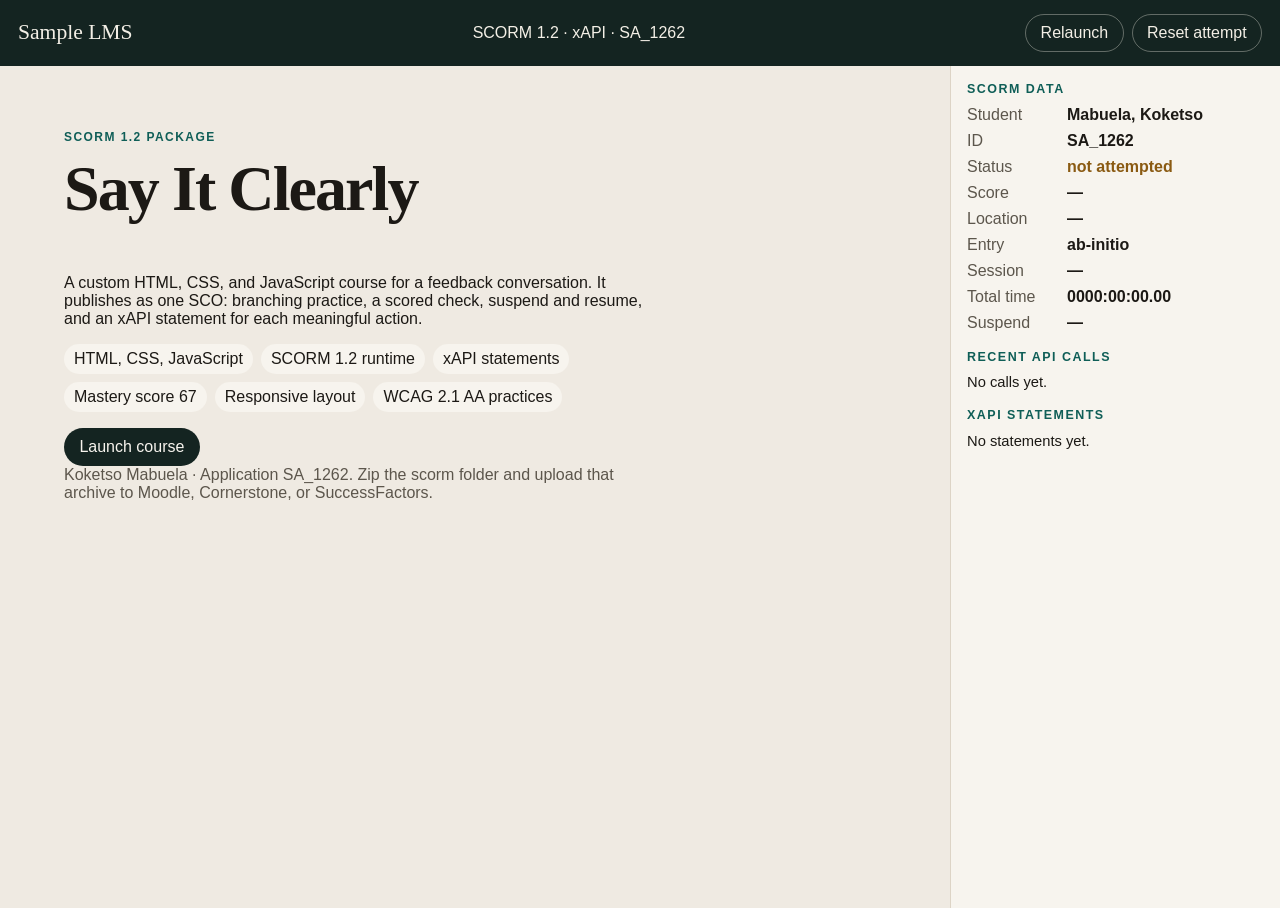
<file: index.html>
<!DOCTYPE html>
<html lang="en">
  <head>
    <meta charset="UTF-8" />
    <meta name="viewport" content="width=device-width, initial-scale=1.0" />
    <title>Sample LMS · Say It Clearly · SA_1262</title>
    <meta
      name="description"
      content="A SCORM 1.2 and xAPI learning sample by Koketso Mabuela for application SA_1262."
    />
    <link rel="icon" href="favicon.svg" type="image/svg+xml" />
    <link rel="stylesheet" href="css/shell.css" />
  </head>
  <body>
    <a class="skip" href="#player">Skip to course</a>
    <header class="top">
      <p class="brand">Sample LMS</p>
      <p>SCORM 1.2 · xAPI · SA_1262</p>
      <div>
        <button class="btn" type="button" id="relaunch">Relaunch</button>
        <button class="btn" type="button" id="reset">Reset attempt</button>
      </div>
    </header>
    <div class="workspace">
      <div class="player-pane" id="player"></div>
      <aside class="tracker" id="tracker" aria-label="LMS tracking"></aside>
    </div>
    <script src="js/shell.js"></script>
  </body>
</html>
</file>
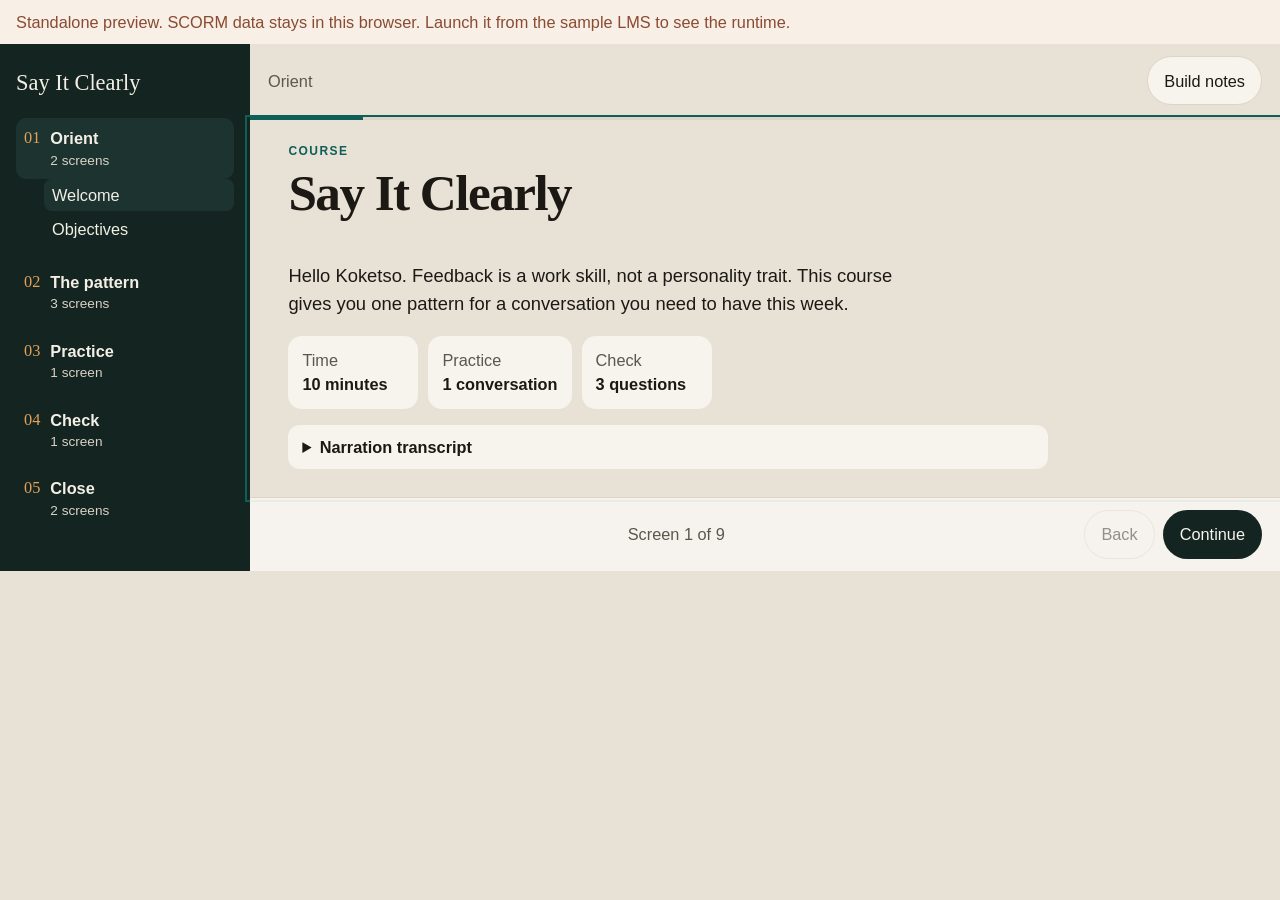
<file: scorm/index.html>
<!DOCTYPE html>
<html lang="en">
  <head>
    <meta charset="UTF-8" />
    <meta name="viewport" content="width=device-width, initial-scale=1.0" />
    <title>Say It Clearly</title>
    <link rel="stylesheet" href="css/course.css" />
  </head>
  <body>
    <a class="skip" href="#main">Skip to content</a>
    <div id="course"></div>
    <script src="js/course.js"></script>
    <script src="js/scorm.js"></script>
    <script src="js/xapi.js"></script>
    <script src="js/player.js"></script>
  </body>
</html>
</file>
<file: css/shell.css>
:root {
  color-scheme: light;
  --bg: #efeae2;
  --paper: #f7f4ee;
  --ink: #1c1915;
  --muted: #5c564c;
  --line: #ddd4c6;
  --deep: #142421;
  --teal: #0f5e57;
  --serif: Georgia, "Iowan Old Style", "Palatino Linotype", serif;
  --sans: "Avenir Next", "Segoe UI", sans-serif;
}
* { box-sizing: border-box; }
html, body { margin: 0; height: 100%; }
body { background: var(--bg); color: var(--ink); font-family: var(--sans); }
button { font: inherit; cursor: pointer; }
h1, h2, p { margin-top: 0; }
h1 { font-family: var(--serif); font-size: clamp(2.6rem, 5vw, 4.4rem); letter-spacing: -0.03em; line-height: 1.02; }
h2 { font-size: 0.78rem; letter-spacing: 0.12em; text-transform: uppercase; color: var(--teal); }
:focus-visible { outline: 2px solid var(--teal); outline-offset: 3px; }
.top { display: flex; justify-content: space-between; gap: 16px; align-items: center; padding: 14px 18px; background: var(--deep); color: #f3efe6; }
.brand { margin: 0; font-family: var(--serif); font-size: 1.35rem; }
.top p { margin: 0; }
.top div { display: flex; gap: 8px; }
.btn { border-radius: 999px; border: 1px solid rgba(243, 239, 230, 0.35); background: transparent; color: inherit; padding: 0.55rem 0.9rem; }
.btn-primary { background: var(--deep); color: #f7f4ee; border-color: transparent; }
.workspace { height: calc(100vh - 58px); display: grid; grid-template-columns: 1fr 330px; min-height: 0; }
.player-pane { min-width: 0; min-height: 0; background: var(--bg); }
.player-pane iframe { width: 100%; height: 100%; border: 0; background: #fff; }
.brief { max-width: 720px; padding: clamp(24px, 5vw, 64px); }
.eyebrow { color: var(--teal); font-size: 0.75rem; font-weight: 700; letter-spacing: 0.12em; text-transform: uppercase; }
.quiet { color: var(--muted); }
.spec { display: flex; flex-wrap: wrap; gap: 8px; padding: 0; list-style: none; }
.spec li { background: var(--paper); border-radius: 999px; padding: 6px 10px; }
.tracker { overflow: auto; background: var(--paper); border-left: 1px solid var(--line); padding: 16px; }
.cmi, .log { margin: 0 0 18px; padding: 0; }
.cmi { display: grid; gap: 8px; }
.cmi div { display: grid; grid-template-columns: 92px 1fr; gap: 8px; }
.cmi dt { color: var(--muted); }
.cmi dd { margin: 0; font-weight: 650; }
.log { list-style: none; display: grid; gap: 8px; }
.log li { font-size: 0.92rem; }
.log em { color: var(--teal); font-style: normal; }
.status-passed { color: #1d6b45; }
.status-failed { color: #8a4b32; }
.status-incomplete, .status-not-attempted { color: #8a5a12; }
.skip { position: absolute; left: 12px; top: -40px; background: white; padding: 8px 12px; }
.skip:focus { top: 12px; }
@media (max-width: 860px) {
  .top { display: grid; }
  .workspace { height: auto; min-height: calc(100vh - 110px); grid-template-columns: 1fr; grid-template-rows: minmax(420px, 60vh) auto; }
  .tracker { border-left: 0; border-top: 1px solid var(--line); }
}
</file>
<file: scorm/css/course.css>
:root {
  color-scheme: light;
  --bg: #e8e2d6;
  --paper: #f7f4ee;
  --ink: #1c1915;
  --muted: #5c564c;
  --line: #ddd4c6;
  --deep: #142421;
  --deep-2: #1d3330;
  --teal: #0f5e57;
  --soft: #e6f3f1;
  --gold: #e2a15a;
  --good: #1d6b45;
  --good-bg: #e7f4ec;
  --revise: #8a4b32;
  --revise-bg: #f8efe6;
  --serif: Georgia, "Iowan Old Style", "Palatino Linotype", serif;
  --sans: "Avenir Next", "Segoe UI", sans-serif;
}
* { box-sizing: border-box; }
html, body { margin: 0; height: 100%; }
body { background: var(--bg); color: var(--ink); font-family: var(--sans); font-size: 1.02rem; line-height: 1.5; }
button, input, textarea { font: inherit; color: inherit; }
button { cursor: pointer; }
h1, h2, p { margin-top: 0; }
h1 { font-family: var(--serif); font-size: clamp(2rem, 4vw, 3.2rem); font-weight: 560; letter-spacing: -0.03em; line-height: 1.05; }
:focus-visible { outline: 2px solid var(--teal); outline-offset: 3px; }
.skip { position: absolute; left: 12px; top: -40px; background: #fff; padding: 8px 12px; z-index: 2; }
.skip:focus { top: 12px; }
.eyebrow, .kicker { margin: 0 0 0.35rem; color: var(--teal); font-size: 0.75rem; font-weight: 700; letter-spacing: 0.12em; text-transform: uppercase; }
.lede { font-size: 1.15rem; max-width: 40rem; }
.quiet { color: var(--muted); }
.banner { margin: 0; padding: 10px 16px; background: #f8efe6; color: var(--revise); }
.player { height: 100%; display: grid; grid-template-columns: 250px 1fr; grid-template-rows: auto auto 1fr auto; }
.banner + .player { height: calc(100% - 42px); }
.rail { grid-row: 1 / -1; background: var(--deep); color: #f3efe6; padding: 22px 16px; overflow: auto; }
.brand { margin: 0 0 18px; font-family: var(--serif); font-size: 1.4rem; }
.rail nav { display: grid; gap: 8px; }
.mod, .screens button, .btn, .habit, .ingredient, .choice { border: 0; background: transparent; }
.mod { width: 100%; display: flex; gap: 10px; text-align: left; color: inherit; border-radius: 10px; padding: 8px; }
.mod.is-current, .screens button[aria-current="true"] { background: var(--deep-2); }
.mod span:first-child { color: var(--gold); font-family: var(--serif); }
.mod strong, .mod small { display: block; }
.mod small { color: #d9d2c6; font-weight: 400; }
.screens { display: grid; gap: 2px; padding: 0 0 8px 28px; }
.screens button { text-align: left; color: #f3efe6; border-radius: 8px; padding: 4px 8px; }
.topbar, .foot { display: flex; justify-content: space-between; gap: 12px; align-items: center; padding: 12px 18px; }
.topbar p, .count { margin: 0; color: var(--muted); }
.bar { height: 3px; background: var(--line); }
.bar span { display: block; height: 100%; background: var(--teal); }
.stage { overflow: auto; padding: 22px clamp(16px, 3vw, 42px) 28px; }
.slide { max-width: 760px; }
.foot { border-top: 1px solid var(--line); background: rgba(247, 244, 238, 0.94); }
.foot-actions { display: flex; gap: 8px; }
.gate { min-height: 1.3em; margin: 0; color: var(--revise); }
.btn { border-radius: 999px; padding: 0.7rem 1rem; border: 1px solid transparent; }
.btn:disabled { opacity: 0.45; cursor: not-allowed; }
.btn-primary { background: var(--deep); color: #f7f4ee; }
.btn-ghost { border-color: var(--line); background: var(--paper); }
.notes { max-width: 760px; margin-top: 16px; padding: 14px 16px; border-radius: 14px; background: var(--deep); color: #f3efe6; }
.notes .eyebrow { color: var(--gold); }
.sticker, .objectives, .transcript { list-style: none; padding: 0; margin: 0 0 1rem; }
.sticker { display: flex; flex-wrap: wrap; gap: 10px; }
.sticker li { background: var(--paper); border-radius: 14px; padding: 12px 14px; min-width: 130px; }
.sticker span, .stats dt { display: block; color: var(--muted); }
.objectives li { display: grid; grid-template-columns: auto 1fr; gap: 12px; padding: 12px 0; border-top: 1px solid var(--line); }
.objectives span, .letter, .choice > span:first-child { font-family: var(--serif); color: var(--teal); }
.habits, .pair, .choices, .ingredients { display: grid; gap: 10px; }
.habits, .pair { grid-template-columns: 1fr 1fr; }
.habits { grid-template-columns: repeat(3, 1fr); }
.habit, .ingredient, .choice, .quote { border: 1px solid var(--line); background: var(--paper); border-radius: 14px; text-align: left; }
.habit, .ingredient, .choice { padding: 14px; }
.habit { display: grid; gap: 6px; align-content: start; min-height: 140px; }
.habit.is-open, .ingredient.is-open { border-color: var(--teal); background: #fff; }
.ingredient { display: grid; grid-template-columns: auto 1fr; gap: 10px; }
.ingredient em, .ingredient small { display: block; }
.ingredient em { font-family: var(--serif); font-size: 1.2rem; font-style: normal; margin-top: 4px; }
.ingredient small, .quote li { color: var(--muted); }
.letter { width: 34px; height: 34px; display: grid; place-items: center; border-radius: 50%; background: var(--soft); }
.quote { padding: 16px; }
.quote blockquote, .transcript blockquote { margin: 0 0 10px; font-family: var(--serif); font-size: 1.35rem; line-height: 1.25; }
.quote-strong { background: var(--good-bg); }
.quote-weak { background: var(--revise-bg); }
.speaker { margin: 0; color: var(--muted); font-size: 0.75rem; font-weight: 700; letter-spacing: 0.08em; text-transform: uppercase; }
.choice { display: grid; grid-template-columns: auto 1fr; gap: 10px; width: 100%; }
.choice input { margin-top: 0.35rem; accent-color: var(--teal); }
.choice.is-strong, .feedback-strong { background: var(--good-bg); }
.choice.is-revise, .feedback-revise { background: var(--revise-bg); }
.choice.is-key { border-color: var(--teal); }
.feedback { border-radius: 12px; padding: 12px 14px; }
.feedback-strong { color: var(--good); }
.feedback-revise { color: var(--revise); }
.transcript { display: grid; gap: 14px; }
.end-row, .stats { display: flex; justify-content: space-between; gap: 12px; align-items: center; flex-wrap: wrap; }
.stats { align-items: stretch; }
.stats div { background: var(--paper); border-radius: 12px; padding: 10px 12px; min-width: 140px; }
.stats dd { margin: 0; font-weight: 700; }
fieldset { border: 0; margin: 0 0 18px; padding: 0; }
legend { font-weight: 700; margin-bottom: 8px; }
textarea, details { width: 100%; }
textarea { min-height: 120px; border-radius: 14px; border: 1px solid var(--line); padding: 12px; background: #fff; }
label { display: block; font-weight: 700; margin-bottom: 8px; }
details { background: var(--paper); border-radius: 12px; padding: 10px 14px; }
summary { cursor: pointer; font-weight: 700; }
@media (max-width: 800px) {
  .player { display: block; height: auto; min-height: 100%; }
  .banner + .player { height: auto; }
  .rail { display: flex; gap: 10px; align-items: center; overflow-x: auto; }
  .rail nav { display: flex; }
  .screens, .brand { display: none; }
  .mod { width: auto; white-space: nowrap; }
  .habits, .pair { grid-template-columns: 1fr; }
  .topbar, .foot { display: grid; }
  .foot-actions { justify-content: flex-end; }
}
@media (prefers-reduced-motion: reduce) {
  * { scroll-behavior: auto !important; }
}
</file>
